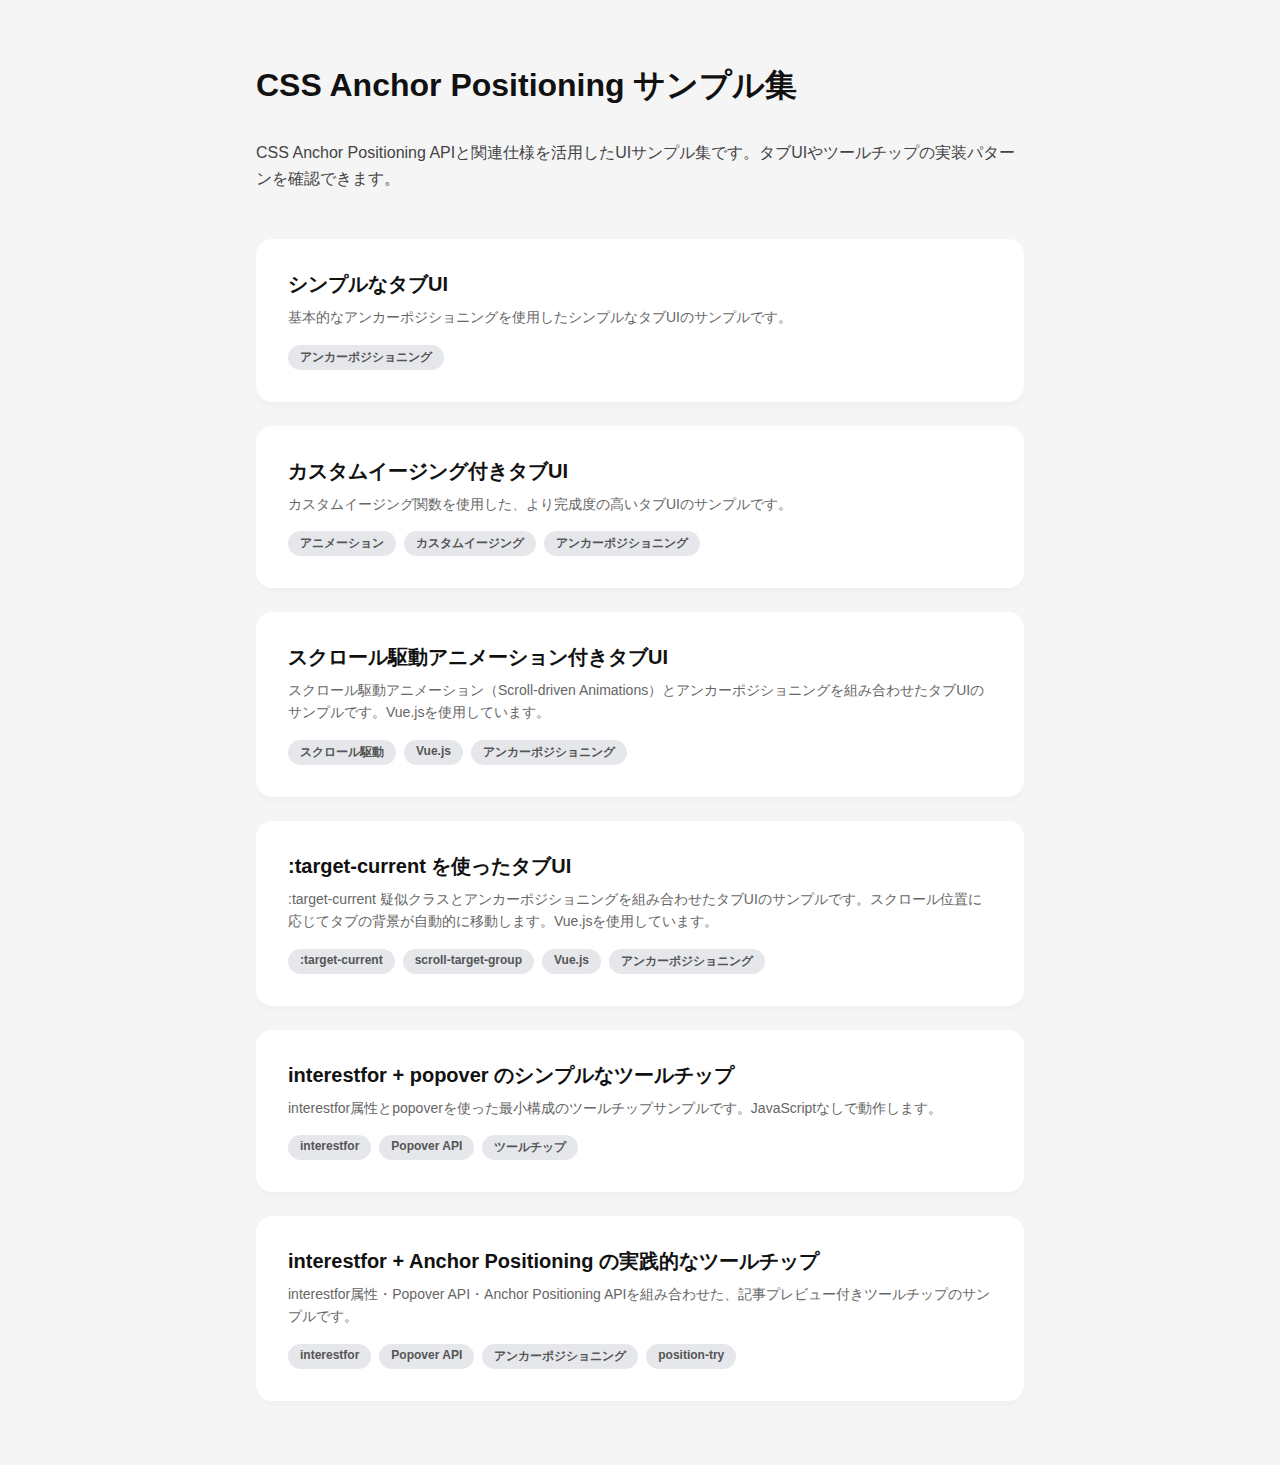
<file: index.html>
<!doctype html>
<html lang="ja">
  <head>
    <meta charset="utf-8" />
    <meta name="viewport" content="width=device-width, initial-scale=1" />
    <title>CSS Anchor Positioning サンプル集</title>
    <style>
      body {
        margin: 0;
        min-height: 100vh;
        padding: 64px 32px;
        background: #f5f5f5;
        font-family: sans-serif;
      }

      .container {
        max-width: 768px;
        margin: 0 auto;
      }

      h1 {
        margin: 0 0 32px;
        font-size: 2rem;
        font-weight: bold;
        color: #111;
      }

      .description {
        margin: 0 0 48px;
        font-size: 1rem;
        line-height: 1.6;
        color: #444;
      }

      .samples {
        display: grid;
        gap: 24px;
      }

      .sample-card {
        background: #fff;
        border-radius: 16px;
        padding: 32px;
        box-shadow: 0 4px 6px rgb(0 0 0 / 0.025);
        text-decoration: none;
        color: inherit;
        display: block;
        transition: transform 0.2s, box-shadow 0.2s;

        &:hover {
          transform: translateY(-4px);
          box-shadow: 0 8px 12px rgb(0 0 0 / 0.05);
        }

        h2 {
          margin: 0 0 8px;
          font-size: 1.25rem;
          font-weight: bold;
          color: #111;
        }

        p {
          margin: 0 0 16px;
          font-size: 0.875rem;
          line-height: 1.6;
          color: #666;
        }

        .meta {
          display: flex;
          gap: 8px;
          flex-wrap: wrap;
        }

        .tag {
          padding: 4px 12px;
          background: #e5e7eb;
          border-radius: 999px;
          font-size: 0.75rem;
          font-weight: bold;
          color: #555;
        }
      }
    </style>
  </head>
  <body>
    <div class="container">
      <h1>CSS Anchor Positioning サンプル集</h1>
      <p class="description">
        CSS Anchor Positioning APIと関連仕様を活用したUIサンプル集です。タブUIやツールチップの実装パターンを確認できます。
      </p>

      <div class="samples">
        <a href="anchor_pos_simple.html" class="sample-card">
          <h2>シンプルなタブUI</h2>
          <p>基本的なアンカーポジショニングを使用したシンプルなタブUIのサンプルです。</p>
          <div class="meta">
            <span class="tag">アンカーポジショニング</span>
          </div>
        </a>

        <a href="anchor_pos_example.html" class="sample-card">
          <h2>カスタムイージング付きタブUI</h2>
          <p>カスタムイージング関数を使用した、より完成度の高いタブUIのサンプルです。</p>
          <div class="meta">
            <span class="tag">アニメーション</span>
            <span class="tag">カスタムイージング</span>
            <span class="tag">アンカーポジショニング</span>
          </div>
        </a>

        <a href="scroll-area/animation-timeline.html" class="sample-card">
          <h2>スクロール駆動アニメーション付きタブUI</h2>
          <p>スクロール駆動アニメーション（Scroll-driven Animations）とアンカーポジショニングを組み合わせたタブUIのサンプルです。Vue.jsを使用しています。</p>
          <div class="meta">
            <span class="tag">スクロール駆動</span>
            <span class="tag">Vue.js</span>
            <span class="tag">アンカーポジショニング</span>
          </div>
        </a>

        <a href="scroll-area/target-current.html" class="sample-card">
          <h2>:target-current を使ったタブUI</h2>
          <p>:target-current 疑似クラスとアンカーポジショニングを組み合わせたタブUIのサンプルです。スクロール位置に応じてタブの背景が自動的に移動します。Vue.jsを使用しています。</p>
          <div class="meta">
            <span class="tag">:target-current</span>
            <span class="tag">scroll-target-group</span>
            <span class="tag">Vue.js</span>
            <span class="tag">アンカーポジショニング</span>
          </div>
        </a>

        <a href="interestfor/tooltip_simple.html" class="sample-card">
          <h2>interestfor + popover のシンプルなツールチップ</h2>
          <p>interestfor属性とpopoverを使った最小構成のツールチップサンプルです。JavaScriptなしで動作します。</p>
          <div class="meta">
            <span class="tag">interestfor</span>
            <span class="tag">Popover API</span>
            <span class="tag">ツールチップ</span>
          </div>
        </a>

        <a href="interestfor/tooltip.html" class="sample-card">
          <h2>interestfor + Anchor Positioning の実践的なツールチップ</h2>
          <p>interestfor属性・Popover API・Anchor Positioning APIを組み合わせた、記事プレビュー付きツールチップのサンプルです。</p>
          <div class="meta">
            <span class="tag">interestfor</span>
            <span class="tag">Popover API</span>
            <span class="tag">アンカーポジショニング</span>
            <span class="tag">position-try</span>
          </div>
        </a>
      </div>
    </div>
  </body>
</html>
</file>
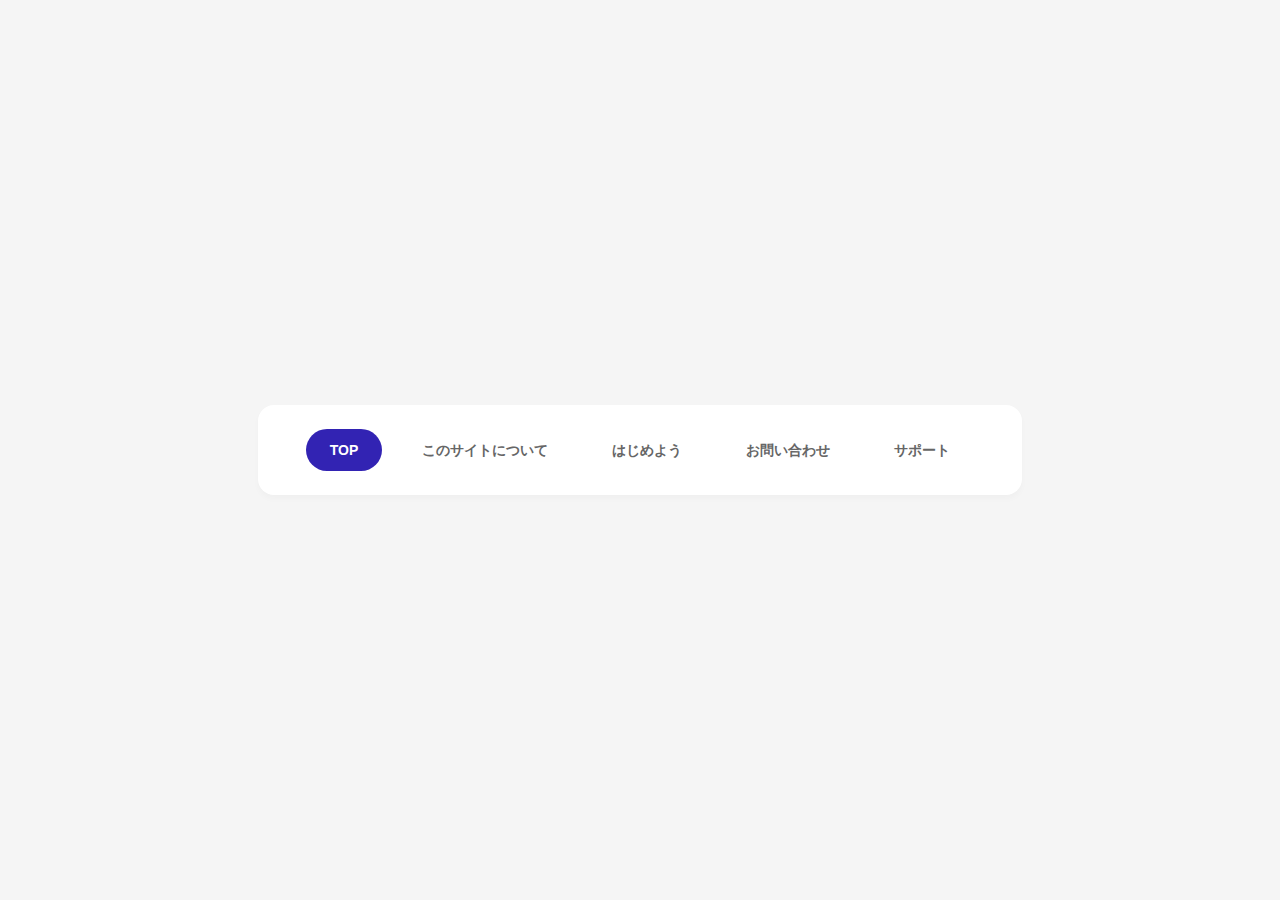
<file: anchor_pos_example.html>
<!doctype html>
<html lang="ja">
  <head>
    <meta charset="utf-8" />
    <meta name="viewport" content="width=device-width, initial-scale=1" />
    <title>アンカーポジショニング サンプル</title>
    <style>

      body {
        margin: 0;
        min-height: 100vh;
        display: grid;
        place-items: center;
        background: #f5f5f5;
        font-family: sans-serif;
        overflow: hidden;

        --ease-duration: 1.0s;
        --ease-elastic-out: linear(0, 0.1116, 0.216, 0.313, 0.4026, 0.485, 0.5602, 0.6286, 0.6904, 0.746, 0.7955, 0.8396, 0.8783, 0.9123, 0.9418, 0.9672, 0.9888, 1.0071, 1.0222, 1.0346, 1.0446, 1.0524, 1.0582, 1.0624, 1.0651, 1.0666, 1.067, 1.0665, 1.0653, 1.0635, 1.0611, 1.0584, 1.0555, 1.0523, 1.049, 1.0456, 1.0422, 1.0389, 1.0356, 1.0324, 1.0293, 1.0264, 1.0236, 1.021, 1.0186, 1.0163, 1.0142, 1.0122, 1.0105, 1.0089, 1.0074, 1.0061, 1.0049, 1.0039, 1.003, 1.0022, 1.0015, 1.0009, 1.0003, 0.9999, 0.9995, 0.9992, 0.999, 0.9988, 0.9987, 0.9986, 0.9985, 0.9985, 0.9984, 0.9985, 0.9985, 0.9985, 0.9986, 0.9986, 0.9987, 0.9988, 0.9989, 0.9989, 0.999, 0.9991, 0.9992, 0.9992, 0.9993, 0.9994, 0.9994, 0.9995, 0.9996, 0.9996, 0.9997, 0.9997, 0.9998, 0.9998, 0.9998, 0.9999, 0.9999, 0.9999, 0.9999, 0.9999, 1, 1, 1)
      }

      .container {
        background: #fff;
        border-radius: 16px;
        padding: 24px 48px;
        box-shadow: 0 4px 6px rgb(0 0 0 / 0.025);

        @media (width <= 768px) {
          padding: 48px 24px;
        }
      }

      .tabbar {
        position: relative;
        display: flex;
        gap: 16px;
        --active-anchor: --tab-1;

        @media (width <= 768px) {
          flex-direction: column;
          align-items: center;
        }

        .tab {
          z-index: 1;
          padding: 16px 24px;
          text-decoration: none;
          color: #666;
          font-weight: bold;
          font-size: 0.875rem;
          cursor: pointer;
          transition: 0.1s;
          user-select: none;
          -webkit-user-select: none;
          text-box: trim-both cap alphabetic;


          @media (width <= 768px) {
            width: fit-content;
            text-align: center;
          }

          &:hover {
            color: #3223b3;
          }
          &:active {
            color: #3223b3;
            scale: 0.97;
          }
          &.active {
            color: #fff;
          }
        }

        /* 座布団（ヒット領域のずれ防止のためクリック・ホバーを通す） */
        &::before {
          content: "";
          display: block;
          position: absolute;
          position-anchor: var(--active-anchor);
          top: anchor(top);
          left: anchor(left);
          width: anchor-size(width);
          height: anchor-size(height);

          background: #3223b3;
          transition: var(--ease-duration) var(--ease-elastic-out);
          border-radius: 999px;
          pointer-events: none;
        }
      }
    </style>
  </head>
  <body>
    <div class="container">
      <div class="tabbar">
        <a href="#" class="tab active" style="anchor-name: --tab-1;">TOP</a>
        <a href="#" class="tab" style="anchor-name: --tab-2;">このサイトについて</a>
        <a href="#" class="tab" style="anchor-name: --tab-3;">はじめよう</a>
        <a href="#" class="tab" style="anchor-name: --tab-4;">お問い合わせ</a>
        <a href="#" class="tab" style="anchor-name: --tab-5;">サポート</a>
      </div>
    </div>
    <script>
      const tabs = document.querySelectorAll(".tab");
      tabs.forEach((tab, i) => {
        tab.addEventListener("click", () => {
          document
            .querySelector(".tabbar")
            .style.setProperty("--active-anchor", `--tab-${i + 1}`);
          tabs.forEach((t) => {
            t.classList.toggle("active", t === tab);
          });
        });
      });
    </script>
  </body>
</html>
</file>
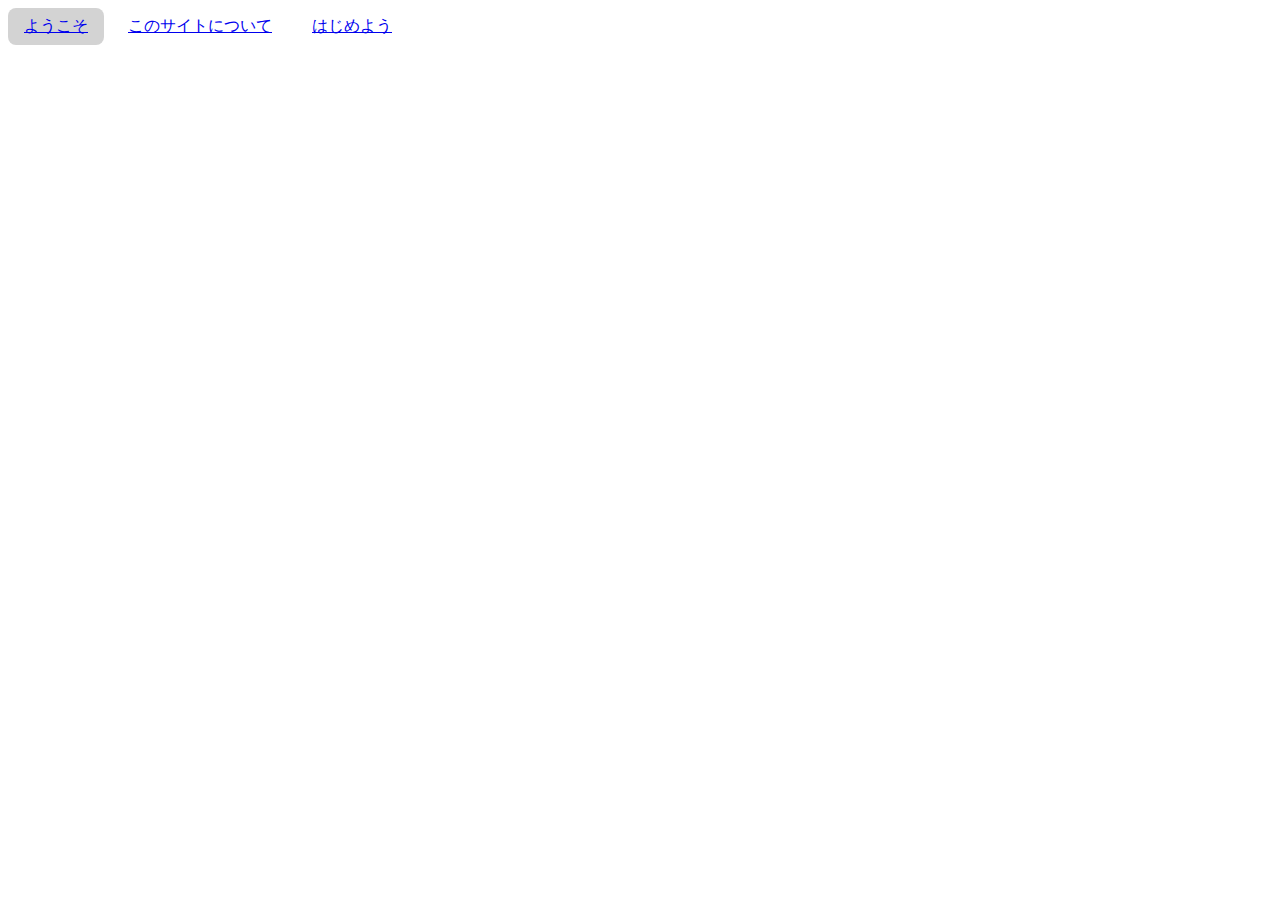
<file: anchor_pos_simple.html>
<!doctype html>
<html lang="ja">
<head>
  <meta charset="utf-8"/>
  <title>アンカーポジショニング</title>
  <style>
    body { font-family: sans-serif; }

    .tabbar {
      position: relative;
      display: flex;
      gap: 8px;
      --active-anchor: --tab-1;

      /* 座布団 */
      &::before {
        content: "";
        display: block;
        position: absolute;
        position-anchor: var(--active-anchor);
        top: anchor(top);
        left: anchor(left);
        width: anchor-size(width);
        height: anchor-size(height);
        transition: all 0.3s;
        z-index: -1;
        /* 装飾 */
        background: lightgray;
        border-radius: 8px;
      }

      .tab {
        padding: 8px 16px;
      }
    }
  </style>
</head>
<body>
<div class="tabbar">
  <a href="#" class="tab" style="anchor-name: --tab-1;">ようこそ</a>
  <a href="#" class="tab" style="anchor-name: --tab-2;">このサイトについて</a>
  <a href="#" class="tab" style="anchor-name: --tab-3;">はじめよう</a>
</div>
<script>
  document.querySelectorAll('.tab').forEach((tab, index) => {
    tab.addEventListener('click', () => {
      document.querySelector('.tabbar')
          .style.setProperty('--active-anchor', `--tab-${index + 1}`);
    });
  });
</script>
</body>
</html>
</file>
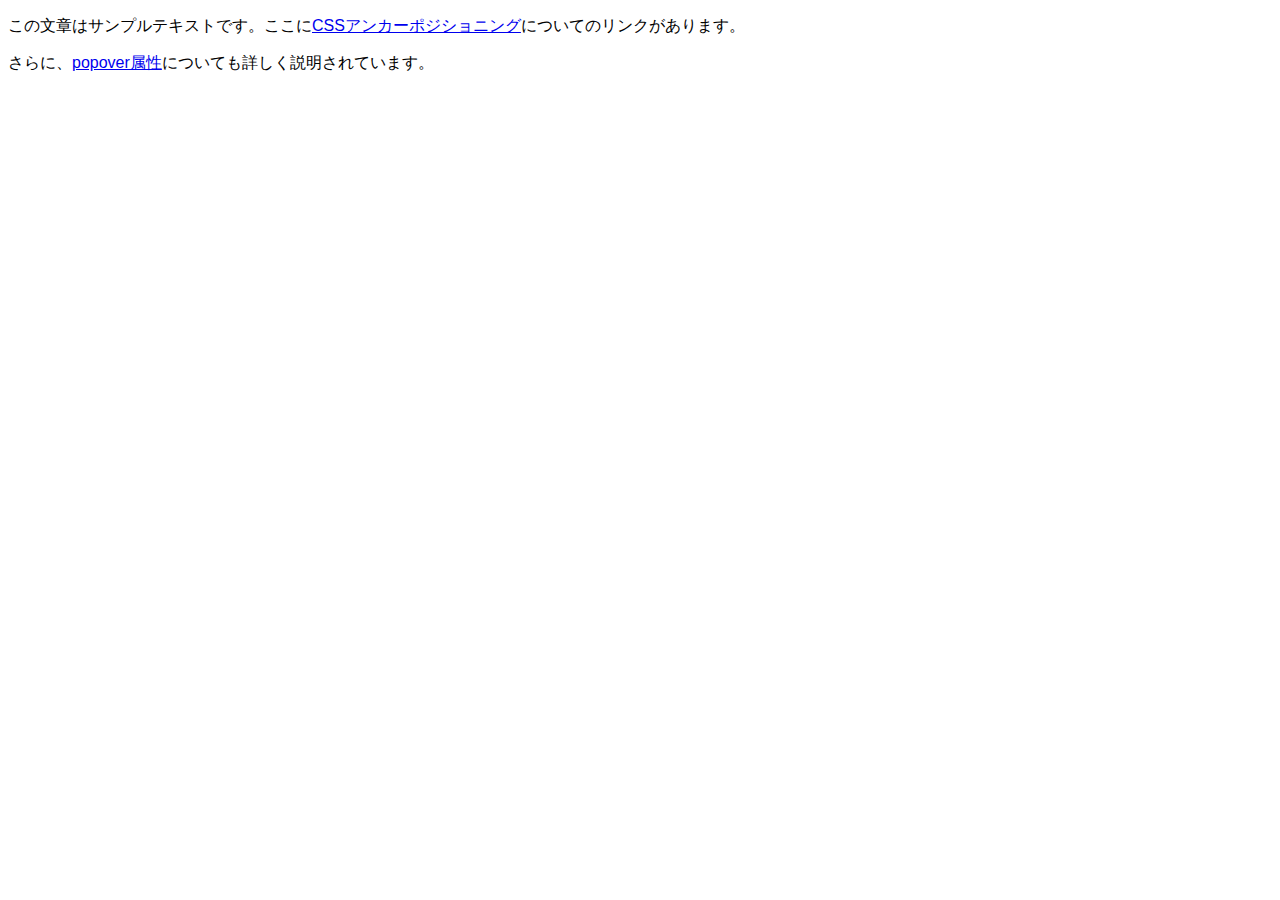
<file: interestfor/tooltip_simple.html>
<!DOCTYPE html>
<html lang="ja">
<head>
  <meta charset="UTF-8" />
  <style>
    body {
      font-family: sans-serif;
    }

    .info-tip {
      width: 256px;
      padding: 16px;
      border: 1px solid #ccc;
      position-area: bottom center;
    }
  </style>
</head>
<body>
<p>
  この文章はサンプルテキストです。ここに<a href="#"interestfor="link-1">CSSアンカーポジショニング</a>についてのリンクがあります。
</p>
<p>
  さらに、<a href="#" interestfor="link-2">popover属性</a>についても詳しく説明されています。
</p>

<div id="link-1" class="info-tip" popover>
  <h3>CSSアンカーポジショニング</h3>
  <p>ツールチップの内容です。</p>
</div>

<div id="link-2" class="info-tip" popover>
  <h3>popover属性</h3>
  <p>ツールチップの内容です。</p>
</div>
</body>
</html>
</file>
